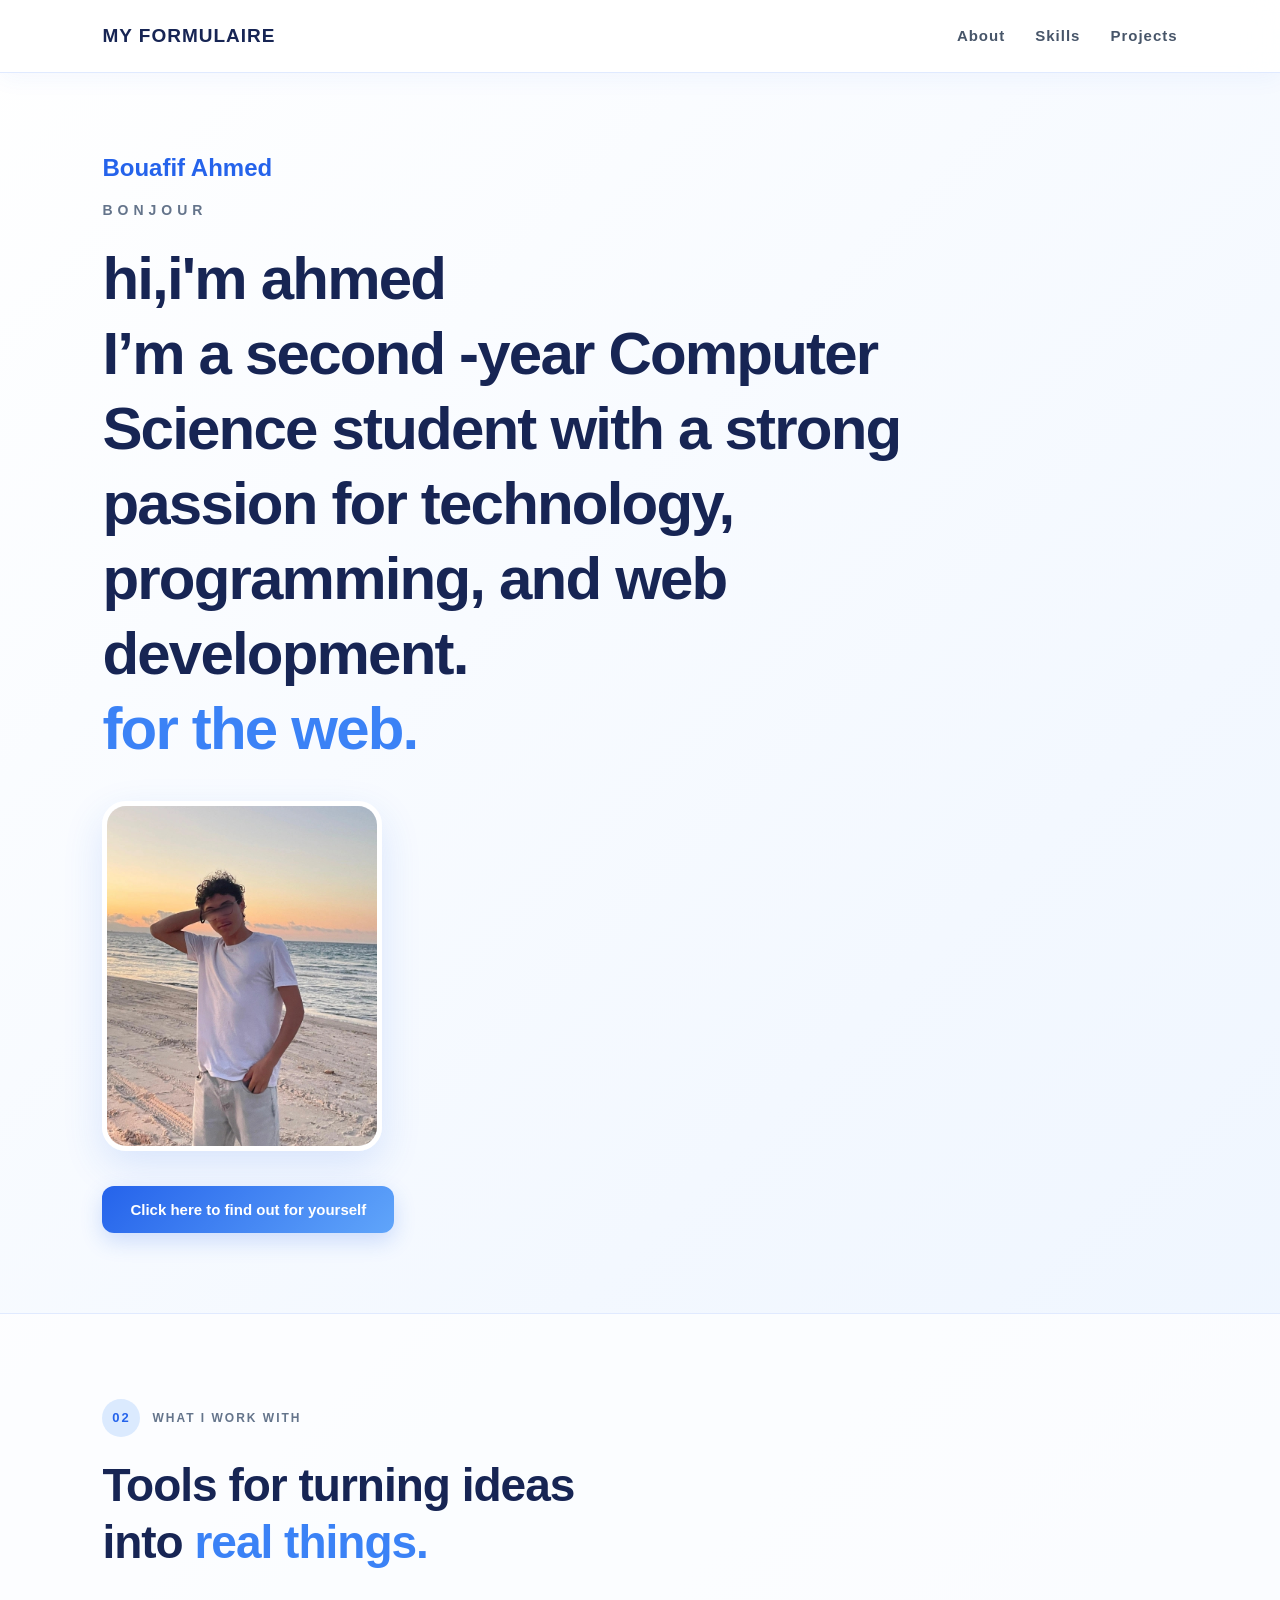
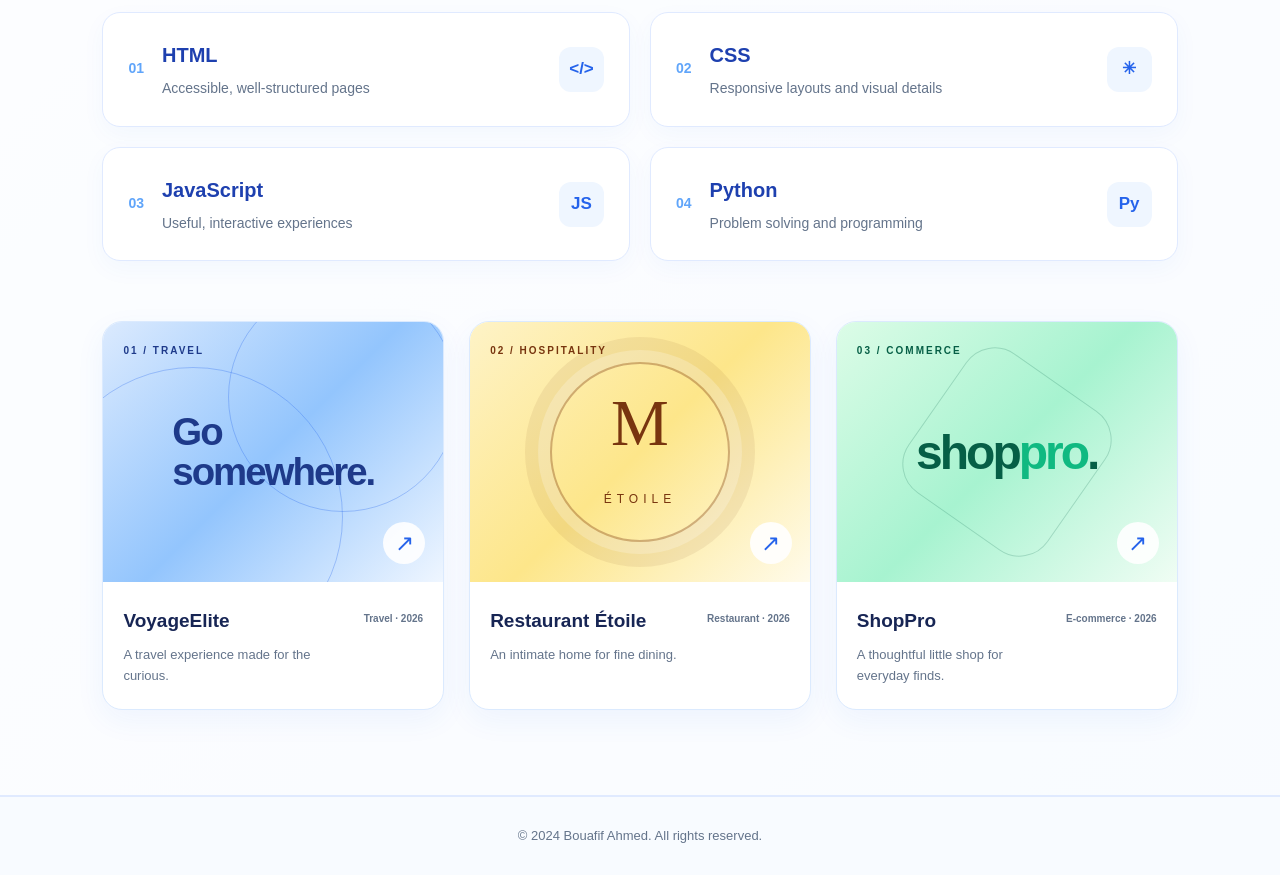
<file: index.html>
<!DOCTYPE html>
<html lang="en">

<head>
   
    <link rel="stylesheet" href="style.css">
    <meta charset="UTF-8">
    <meta name="viewport" content="width=device-width, initial-scale=1.0">
    <title>Web Ahmed✳</title>
</head>

<body>
    <header>
        MY FORMULAIRE
        <div class="nav-links">
            <a href="#about">About</a>
            <a href="#skills">Skills</a>
            <a href="#projects">Projects</a>
        </div>

    </header>

    <h2>Bouafif Ahmed</h2>
    <h3>BONJOUR</h3>
    <h1>hi,i'm ahmed <br>I’m a second -year Computer Science student with a strong passion for technology, programming,
        and web development. <br><span>for the web.</span></h1>
    <img src="img1.jpeg" width="300" height="500" alt="Image">
    <main>
        <section class="carte">

            <a href="form.html"><button class="btn"> Click here to find out for yourself</button></a>
        </section>
    </main>
    <section class="skills section-shell" id="skills">
        <div class="section-heading">
            <div class="section-kicker"><span>02</span> What I work with</div>
            <h2>Tools for turning ideas<br>into <em>real things.</em></h2>
        </div>
        <div class="skill-list">
            <article class="skill-card"><span class="skill-number">01</span>
                <div>
                    <h3>HTML</h3>
                    <p>Accessible, well-structured pages</p>
                </div><span class="skill-symbol" aria-hidden="true">&lt;/&gt;</span>
            </article>
            <article class="skill-card"><span class="skill-number">02</span>
                <div>
                    <h3>CSS</h3>
                    <p>Responsive layouts and visual details</p>
                </div><span class="skill-symbol" aria-hidden="true">✳</span>
            </article>
            <article class="skill-card"><span class="skill-number">03</span>
                <div>
                    <h3>JavaScript</h3>
                    <p>Useful, interactive experiences</p>
                </div><span class="skill-symbol" aria-hidden="true">JS</span>
            </article>
            <article class="skill-card"><span class="skill-number">04</span>
                <div>
                    <h3>Python</h3>
                    <p>Problem solving and programming</p>
                </div><span class="skill-symbol" aria-hidden="true">Py</span>
            </article>
        </div>
          <div class="project-grid">
                <article class="project-card">
                    <a class="project-link" href="voyage.html" aria-label="View the VoyageElite travel project">
                        <div class="project-art travel-art"><span class="art-number">01 / TRAVEL</span><span class="art-orbit orbit-a"></span><span class="art-orbit orbit-b"></span><span class="art-word">Go<br>somewhere.</span><span class="art-arrow" aria-hidden="true">↗</span></div>
                        <div class="project-info"><div><h3>VoyageElite</h3><p>A travel experience made for the curious.</p></div><span class="project-year">Travel · 2026</span></div>
                    </a>
                </article>
                <article class="project-card">
                    <a class="project-link" href="restaurant.html" aria-label="View the Maison Étoile restaurant project">
                        <div class="project-art restaurant-art"><span class="art-number">02 / HOSPITALITY</span><span class="plate-ring"></span><span class="plate-center">M<br><small>ÉTOILE</small></span><span class="art-arrow" aria-hidden="true">↗</span></div>
                        <div class="project-info"><div><h3>Restaurant Étoile</h3><p>An intimate home for fine dining.</p></div><span class="project-year">Restaurant · 2026</span></div>
                    </a>
                </article>
                <article class="project-card">
                    <a class="project-link" href="e-commerce.html" aria-label="View the ShopPro e-commerce project">
                        <div class="project-art shop-art"><span class="art-number">03 / COMMERCE</span><span class="shop-shape"></span><span class="shop-word">shop<span>pro</span>.</span><span class="art-arrow" aria-hidden="true">↗</span></div>
                        <div class="project-info"><div><h3>ShopPro</h3><p>A thoughtful little shop for everyday finds.</p></div><span class="project-year">E-commerce · 2026</span></div>
                    </a>
                </article>
            </div>
    </section>
    <footer>
        <p>© 2024 Bouafif Ahmed. All rights reserved.</p>
    </footer>

</body>

</html>
</file>
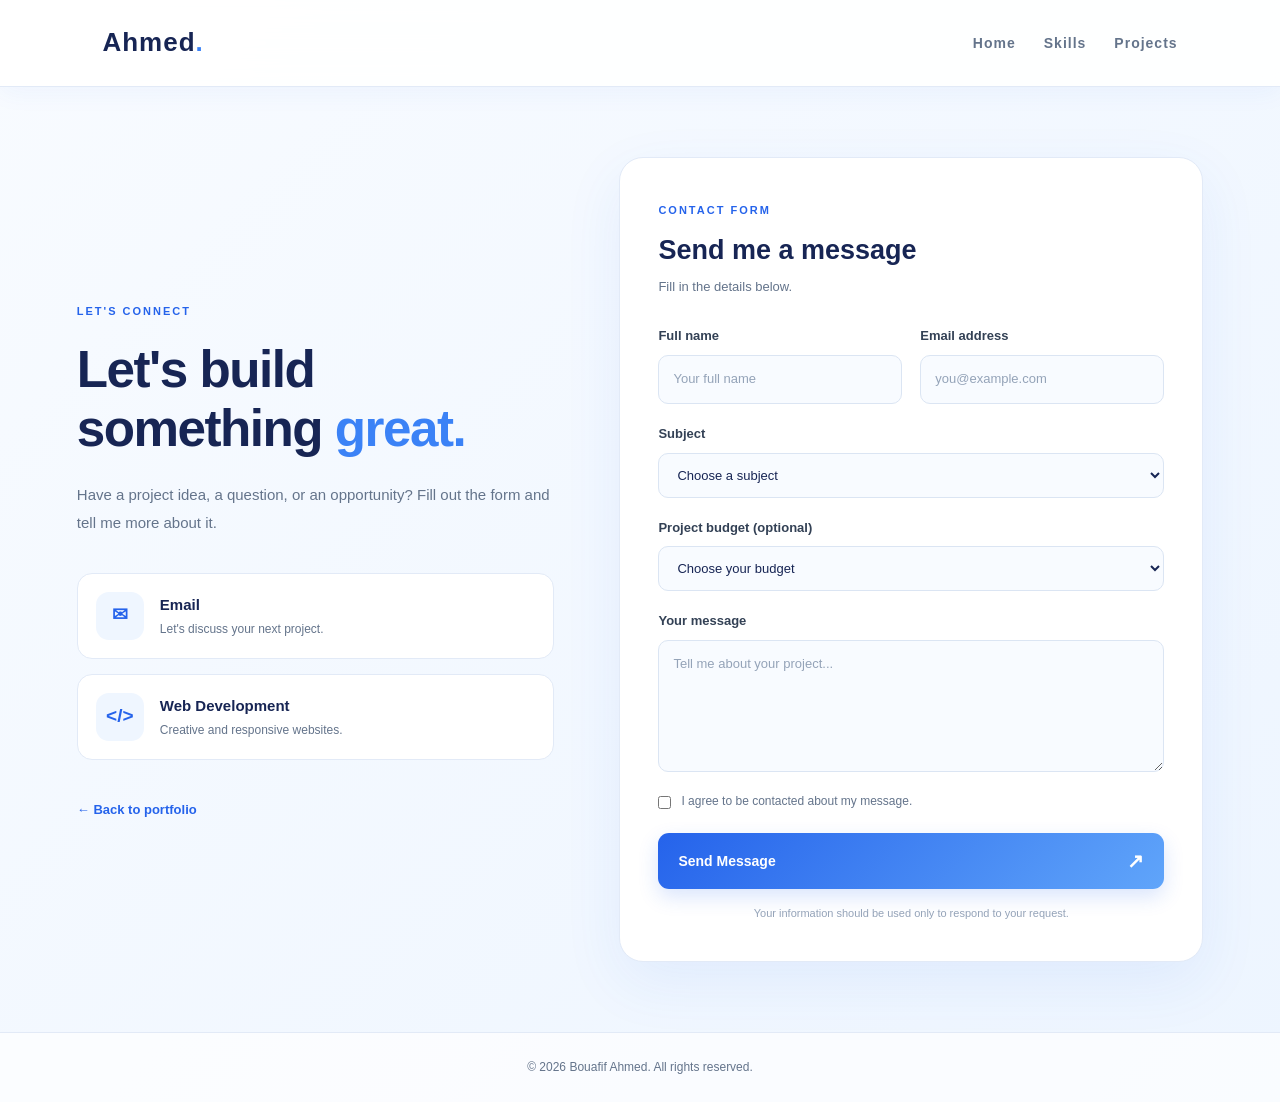
<file: form.html>
<!DOCTYPE html>
<html lang="en">
<head>
    <meta charset="UTF-8">
    <meta name="viewport" content="width=device-width, initial-scale=1.0">
    <title>Contact Form | Ahmed</title>
    <link rel="stylesheet" href="style.css">

    <style>
    * {
    margin: 0;
    padding: 0;
    box-sizing: border-box;
}

html {
    scroll-behavior: smooth;
}

body {
    font-family: "Segoe UI", Roboto, Arial, sans-serif;
    background: linear-gradient(135deg, #f8fbff, #edf5ff);
    color: #172554;
    min-height: 100vh;
    line-height: 1.6;
}

/* NAVBAR */
.navbar {
    display: flex;
    justify-content: space-between;
    align-items: center;
    padding: 22px 8%;
    background: rgba(255, 255, 255, 0.9);
    border-bottom: 1px solid #e2eaf7;
}

.logo {
    font-size: 26px;
    font-weight: 800;
    color: #172554;
    text-decoration: none;
}

.logo span {
    color: #3b82f6;
}

.navbar nav {
    display: flex;
    gap: 28px;
}

.navbar nav a {
    text-decoration: none;
    color: #64748b;
    font-size: 14px;
    font-weight: 600;
    transition: color 0.3s;
}

.navbar nav a:hover {
    color: #2563eb;
}

/* MAIN LAYOUT */
.contact-container {
    width: min(1150px, 88%);
    margin: 70px auto;
    display: grid;
    grid-template-columns: 0.9fr 1.1fr;
    gap: 65px;
    align-items: center;
}

/* LEFT SIDE */
.contact-info {
    padding: 20px 0;
}

.tag {
    display: inline-block;
    color: #2563eb;
    font-size: 11px;
    font-weight: 800;
    letter-spacing: 2px;
    margin-bottom: 20px;
}

.contact-info h1 {
    font-size: clamp(38px, 4vw, 55px);
    line-height: 1.15;
    letter-spacing: -1.5px;
    margin-bottom: 22px;
}

.contact-info h1 span {
    color: #3b82f6;
}

.contact-info > p {
    color: #64748b;
    font-size: 15px;
    line-height: 1.9;
    margin-bottom: 35px;
}

.info-card {
    display: flex;
    align-items: center;
    gap: 16px;
    padding: 18px;
    margin-bottom: 15px;
    background: #ffffff;
    border: 1px solid #e2eaf7;
    border-radius: 15px;
    transition: transform 0.3s, box-shadow 0.3s;
}

.info-card:hover {
    transform: translateX(5px);
    box-shadow: 0 10px 25px rgba(37, 99, 235, 0.08);
}

.info-icon {
    display: flex;
    align-items: center;
    justify-content: center;
    flex-shrink: 0;
    width: 48px;
    height: 48px;
    border-radius: 13px;
    background: #eff6ff;
    color: #2563eb;
    font-weight: 800;
    font-size: 19px;
}

.info-card h3 {
    font-size: 15px;
    margin-bottom: 3px;
}

.info-card p {
    color: #64748b;
    font-size: 12px;
}

.back-link {
    display: inline-block;
    margin-top: 25px;
    color: #2563eb;
    font-size: 13px;
    font-weight: 700;
    text-decoration: none;
}

.back-link:hover {
    text-decoration: underline;
}

/* FORM CARD */
.form-card {
    padding: 38px;
    background: #ffffff;
    border: 1px solid #e2eaf7;
    border-radius: 24px;
    box-shadow: 0 20px 60px rgba(37, 99, 235, 0.08);
}

.form-heading {
    margin-bottom: 28px;
}

.form-heading .tag {
    margin-bottom: 10px;
}

.form-heading h2 {
    font-size: 27px;
    margin-bottom: 5px;
}

.form-heading p {
    color: #64748b;
    font-size: 13px;
}

/* INPUTS */
.form-row {
    display: grid;
    grid-template-columns: 1fr 1fr;
    gap: 18px;
}

.form-group {
    display: flex;
    flex-direction: column;
    margin-bottom: 20px;
}

.form-group label {
    margin-bottom: 8px;
    font-size: 13px;
    font-weight: 700;
    color: #334155;
}

.form-group input,
.form-group select,
.form-group textarea {
    width: 100%;
    padding: 13px 14px;
    border: 1px solid #dbe5f3;
    border-radius: 10px;
    background: #f8fbff;
    color: #172554;
    font: inherit;
    font-size: 13px;
    outline: none;
    transition: border-color 0.25s, box-shadow 0.25s;
}

.form-group input::placeholder,
.form-group textarea::placeholder {
    color: #94a3b8;
}

.form-group input:focus,
.form-group select:focus,
.form-group textarea:focus {
    border-color: #60a5fa;
    box-shadow: 0 0 0 4px rgba(59, 130, 246, 0.1);
    background: #ffffff;
}

.form-group textarea {
    resize: vertical;
    min-height: 130px;
}

/* CHECKBOX */
.checkbox-label {
    display: flex;
    align-items: flex-start;
    gap: 10px;
    margin: 0 0 22px;
    color: #64748b;
    font-size: 12px;
    cursor: pointer;
}

.checkbox-label input {
    margin-top: 4px;
    accent-color: #2563eb;
}

/* SUBMIT BUTTON */
.submit-btn {
    display: flex;
    justify-content: space-between;
    align-items: center;
    width: 100%;
    padding: 16px 20px;
    border: none;
    border-radius: 11px;
    background: linear-gradient(135deg, #2563eb, #60a5fa);
    color: #ffffff;
    font-size: 14px;
    font-weight: 700;
    cursor: pointer;
    box-shadow: 0 8px 20px rgba(37, 99, 235, 0.17);
    transition: transform 0.25s, box-shadow 0.25s;
}

.submit-btn span {
    font-size: 20px;
}

.submit-btn:hover {
    transform: translateY(-3px);
    box-shadow: 0 13px 28px rgba(37, 99, 235, 0.25);
}

.submit-btn:active {
    transform: scale(0.99);
}

.form-note {
    margin-top: 16px;
    color: #94a3b8;
    font-size: 11px;
    text-align: center;
}

/* FOOTER */
footer {
    padding: 25px 8%;
    border-top: 1px solid #e2eaf7;
    background: rgba(255, 255, 255, 0.7);
    color: #64748b;
    font-size: 12px;
    text-align: center;
}

/* RESPONSIVE */
@media (max-width: 850px) {
    .contact-container {
        grid-template-columns: 1fr;
        gap: 35px;
        margin: 45px auto;
    }

    .contact-info h1 {
        max-width: 550px;
    }

    .form-card {
        padding: 30px;
    }
}

@media (max-width: 500px) {
    .navbar {
        padding: 18px 5%;
        flex-direction: column;
        gap: 15px;
    }

    .navbar nav {
        gap: 18px;
    }

    .contact-container {
        width: 90%;
        margin: 30px auto;
    }

    .contact-info h1 {
        font-size: 39px;
    }

    .form-card {
        padding: 23px 18px;
        border-radius: 18px;
    }

    .form-row {
        grid-template-columns: 1fr;
        gap: 0;
    }

    .form-heading h2 {
        font-size: 24px;
    }
}
    </style>
</head>



<body>

    <header class="navbar">
        <a href="index.html" class="logo">Ahmed<span>.</span></a>

        <nav>
            <a href="index.html">Home</a>
            <a href="index.html#skills">Skills</a>
            <a href="index.html#projects">Projects</a>
        </nav>
    </header>

    <main class="contact-container">

        <section class="contact-info">
            <span class="tag">LET'S CONNECT</span>

            <h1>Let's build something <span>great.</span></h1>

            <p>
                Have a project idea, a question, or an opportunity?
                Fill out the form and tell me more about it.
            </p>

            <div class="info-card">
                <span class="info-icon">✉</span>
                <div>
                    <h3>Email</h3>
                    <p>Let's discuss your next project.</p>
                </div>
            </div>

            <div class="info-card">
                <span class="info-icon">&lt;/&gt;</span>
                <div>
                    <h3>Web Development</h3>
                    <p>Creative and responsive websites.</p>
                </div>
            </div>

            <a href="index.html" class="back-link">← Back to portfolio</a>
        </section>

        <section class="form-card">

            <div class="form-heading">
                <span class="tag">CONTACT FORM</span>
                <h2>Send me a message</h2>
                <p>Fill in the details below.</p>
            </div>

            <form action="#" method="post">

                <div class="form-row">
                    <div class="form-group">
                        <label for="name">Full name</label>
                        <input
                            type="text"
                            id="name"
                            name="name"
                            placeholder="Your full name"
                            required>
                    </div>

                    <div class="form-group">
                        <label for="email">Email address</label>
                        <input
                            type="email"
                            id="email"
                            name="email"
                            placeholder="you@example.com"
                            required>
                    </div>
                </div>

                <div class="form-group">
                    <label for="subject">Subject</label>
                    <select id="subject" name="subject" required>
                        <option value="" disabled selected>
                            Choose a subject
                        </option>
                        <option value="website">Website project</option>
                        <option value="collaboration">Collaboration</option>
                        <option value="question">General question</option>
                        <option value="other">Other</option>
                    </select>
                </div>

                <div class="form-group">
                    <label for="budget">Project budget (optional)</label>
                    <select id="budget" name="budget">
                        <option value="">Choose your budget</option>
                        <option value="under-100">Under $100</option>
                        <option value="100-300">$100 – $300</option>
                        <option value="300-500">$300 – $500</option>
                        <option value="other">Other / Not decided</option>
                    </select>
                </div>

                <div class="form-group">
                    <label for="message">Your message</label>
                    <textarea
                        id="message"
                        name="message"
                        rows="5"
                        placeholder="Tell me about your project..."
                        required></textarea>
                </div>

                <label class="checkbox-label">
                    <input type="checkbox" name="agreement" required>
                    <span>I agree to be contacted about my message.</span>
                </label>

                <button type="submit" class="submit-btn">
                    Send Message <span>↗</span>
                </button>

                <p class="form-note">
                    Your information should be used only to respond to your request.
                </p>

            </form>
        </section>

    </main>

    <footer>
        <p>© 2026 Bouafif Ahmed. All rights reserved.</p>
    </footer>

</body>

</html>
</file>
<file: style.css>
* {
    margin: 0;
    padding: 0;
    box-sizing: border-box;
}

html {
    scroll-behavior: smooth;
    scroll-padding-top: 100px;
}

body {
    font-family: "Segoe UI", Roboto, Arial, sans-serif;
    background: linear-gradient(135deg, #ffffff, #f3f8ff, #eaf3ff);
    color: #172554;
    min-height: 100vh;
    line-height: 1.7;
    overflow-x: hidden;
    -webkit-font-smoothing: antialiased;
}

/* ========================================
   2. HEADER & NAVIGATION
======================================== */
header {
    position: sticky;
    top: 0;
    z-index: 1000;
    display: flex;
    align-items: center;
    justify-content: space-between;
    gap: 25px;
    padding: 20px 8%;
    background: rgba(255, 255, 255, 0.9);
    border-bottom: 1px solid #e0eaff;
    box-shadow: 0 5px 25px rgba(37, 99, 235, 0.05);
    backdrop-filter: blur(16px);
    font-size: 19px;
    font-weight: 800;
    letter-spacing: 1px;
}

.nav-links {
    display: flex;
    align-items: center;
    gap: 30px;
}

.nav-links a {
    position: relative;
    color: #475569;
    text-decoration: none;
    font-size: 15px;
    font-weight: 600;
    transition: color 0.3s ease;
}

.nav-links a::after {
    content: "";
    position: absolute;
    bottom: -6px;
    left: 0;
    width: 0;
    height: 2px;
    background: #3b82f6;
    transition: width 0.3s ease;
}

.nav-links a:hover {
    color: #2563eb;
}

.nav-links a:hover::after {
    width: 100%;
}

/* ========================================
   3. INTRODUCTION
======================================== */
body > h2 {
    margin: 75px 8% 8px;
    color: #2563eb;
    font-size: 24px;
    font-weight: 700;
}

body > h3 {
    margin: 10px 8%;
    color: #64748b;
    font-size: 14px;
    letter-spacing: 5px;
    font-weight: 700;
}

body > h1 {
    max-width: 950px;
    margin: 18px 8% 35px;
    color: #172554;
    font-size: clamp(32px, 5vw, 60px);
    line-height: 1.25;
    font-weight: 800;
    letter-spacing: -1.8px;
}

body > h1 span {
    color: #3b82f6;
}

/* ========================================
   4. PROFILE IMAGE
======================================== */
body > img {
    display: block;
    width: 280px;
    height: 350px;
    object-fit: cover;
    margin: 30px 8%;
    border: 5px solid #ffffff;
    border-radius: 24px;
    box-shadow: 0 15px 40px rgba(37, 99, 235, 0.14);
    transition: transform 0.4s ease,
                box-shadow 0.4s ease;
}

body > img:hover {
    transform: translateY(-6px) scale(1.01);
    box-shadow: 0 22px 50px rgba(37, 99, 235, 0.2);
}

/* ========================================
   5. MAIN BUTTON
======================================== */
main {
    margin: 35px 8% 80px;
}

.carte {
    display: flex;
    align-items: center;
}

.carte a {
    text-decoration: none;
}

.btn {
    display: inline-block;
    padding: 15px 28px;
    border: none;
    border-radius: 12px;
    background: linear-gradient(135deg, #2563eb, #60a5fa);
    color: #ffffff;
    font-size: 15px;
    font-weight: 700;
    cursor: pointer;
    box-shadow: 0 8px 22px rgba(37, 99, 235, 0.2);
    transition: transform 0.3s ease,
                box-shadow 0.3s ease;
}

.btn:hover {
    transform: translateY(-4px);
    box-shadow: 0 14px 30px rgba(37, 99, 235, 0.3);
}

/* ========================================
   6. SKILLS SECTION
======================================== */
.skills {
    padding: 85px 8%;
    background: rgba(255, 255, 255, 0.72);
    border-top: 1px solid #e0eaff;
    border-bottom: 1px solid #e0eaff;
}

.section-heading {
    margin-bottom: 40px;
}

.section-kicker {
    display: flex;
    align-items: center;
    gap: 12px;
    margin-bottom: 20px;
    color: #64748b;
    font-size: 12px;
    font-weight: 800;
    letter-spacing: 2px;
    text-transform: uppercase;
}

.section-kicker span {
    display: flex;
    justify-content: center;
    align-items: center;
    width: 38px;
    height: 38px;
    border-radius: 50%;
    background: #dbeafe;
    color: #2563eb;
    font-size: 13px;
}

.section-heading h2 {
    color: #172554;
    font-size: clamp(30px, 4vw, 46px);
    line-height: 1.25;
    letter-spacing: -1px;
    font-weight: 800;
}

.section-heading h2 em {
    color: #3b82f6;
    font-style: normal;
}

/* ========================================
   7. SKILL CARDS
======================================== */
.skill-list {
    display: grid;
    grid-template-columns: repeat(2, minmax(0, 1fr));
    gap: 20px;
}

.skill-card {
    display: flex;
    align-items: center;
    gap: 18px;
    padding: 25px;
    background: #ffffff;
    border: 1px solid #e0eaff;
    border-radius: 18px;
    box-shadow: 0 8px 25px rgba(37, 99, 235, 0.04);
    transition: transform 0.3s ease,
                box-shadow 0.3s ease,
                border-color 0.3s ease;
}

.skill-card:hover {
    transform: translateY(-6px);
    border-color: #93c5fd;
    box-shadow: 0 16px 35px rgba(37, 99, 235, 0.1);
}

.skill-number {
    color: #60a5fa;
    font-size: 14px;
    font-weight: 800;
}

.skill-card h3 {
    margin-bottom: 5px;
    color: #1e40af;
    font-size: 20px;
}

.skill-card p {
    color: #64748b;
    font-size: 14px;
}

.skill-symbol {
    display: flex;
    align-items: center;
    justify-content: center;
    flex-shrink: 0;
    width: 45px;
    height: 45px;
    margin-left: auto;
    border-radius: 12px;
    background: #eff6ff;
    color: #2563eb;
    font-size: 17px;
    font-weight: 800;
}

/* ========================================
   8. PROJECT GRID
======================================== */
.project-grid {
    display: grid;
    grid-template-columns: repeat(3, minmax(0, 1fr));
    gap: 25px;
    margin-top: 60px;
}

.project-card {
    min-width: 0;
    overflow: hidden;
    background: #ffffff;
    border: 1px solid #dbeafe;
    border-radius: 20px;
    box-shadow: 0 10px 30px rgba(37, 99, 235, 0.06);
    transition: transform 0.35s ease,
                box-shadow 0.35s ease,
                border-color 0.35s ease;
}

.project-card:hover {
    transform: translateY(-8px);
    border-color: #93c5fd;
    box-shadow: 0 22px 45px rgba(37, 99, 235, 0.13);
}

.project-link {
    display: block;
    height: 100%;
    color: inherit;
    text-decoration: none;
}

.project-art {
    position: relative;
    isolation: isolate;
    display: flex;
    align-items: center;
    justify-content: center;
    height: 260px;
    overflow: hidden;
}

.art-number {
    position: absolute;
    top: 20px;
    left: 20px;
    z-index: 3;
    font-size: 10px;
    font-weight: 800;
    letter-spacing: 2px;
}

.art-arrow {
    position: absolute;
    right: 18px;
    bottom: 18px;
    z-index: 4;
    display: flex;
    align-items: center;
    justify-content: center;
    width: 42px;
    height: 42px;
    border-radius: 50%;
    background: rgba(255, 255, 255, 0.9);
    color: #2563eb;
    font-size: 23px;
    transition: transform 0.3s ease;
}

.project-card:hover .art-arrow {
    transform: rotate(45deg);
}

/* VOYAGE ELITE */

.travel-art {
    background: linear-gradient(135deg, #dbeafe, #93c5fd, #eff6ff);
    color: #1e3a8a;
}

.art-word {
    z-index: 2;
    font-size: clamp(28px, 3vw, 42px);
    font-weight: 900;
    line-height: 1.05;
    letter-spacing: -2px;
}

.art-orbit {
    position: absolute;
    width: 230px;
    height: 230px;
    border: 1px solid rgba(37, 99, 235, 0.3);
    border-radius: 50%;
    transition: transform 0.6s ease;
}

.orbit-a {
    transform: translate(70px, -55px);
}

.orbit-b {
    width: 300px;
    height: 300px;
    transform: translate(-80px, 65px);
}

.project-card:hover .orbit-a {
    transform: translate(45px, -35px) rotate(20deg);
}

.project-card:hover .orbit-b {
    transform: translate(-55px, 45px) rotate(-15deg);
}

/* MAISON ETOILE */

.restaurant-art {
    background: linear-gradient(135deg, #fef3c7, #fde68a, #fffbeb);
    color: #78350f;
}

.plate-ring {
    position: absolute;
    width: 180px;
    height: 180px;
    border: 2px solid rgba(120, 53, 15, 0.35);
    border-radius: 50%;
    box-shadow: 0 0 0 12px rgba(255, 255, 255, 0.22),
                0 0 0 25px rgba(120, 53, 15, 0.08);
    transition: transform 0.5s ease;
}

.plate-center {
    z-index: 2;
    text-align: center;
    font-family: Georgia, serif;
    font-size: 65px;
    line-height: 0.9;
}

.plate-center small {
    font-family: Arial, sans-serif;
    font-size: 12px;
    letter-spacing: 5px;
}

.project-card:hover .plate-ring {
    transform: rotate(35deg) scale(1.05);
}

/* SHOP PRO */

.shop-art {
    background: linear-gradient(135deg, #dcfce7, #a7f3d0, #f0fdf4);
    color: #065f46;
}

.shop-word {
    z-index: 2;
    font-size: 48px;
    font-weight: 900;
    letter-spacing: -3px;
}

.shop-word span {
    color: #10b981;
}

.shop-shape {
    position: absolute;
    width: 170px;
    height: 170px;
    border: 1px solid rgba(6, 95, 70, 0.2);
    border-radius: 35px;
    transform: rotate(35deg);
    transition: transform 0.5s ease;
}

.project-card:hover .shop-shape {
    transform: rotate(55deg) scale(1.1);
}

/* PROJECT DETAILS */

.project-info {
    display: flex;
    align-items: flex-start;
    justify-content: space-between;
    gap: 12px;
    padding: 23px 20px;
}

.project-info h3 {
    margin-bottom: 7px;
    color: #172554;
    font-size: 19px;
}

.project-info p {
    color: #64748b;
    font-size: 13px;
    line-height: 1.6;
}

.project-year {
    padding-top: 5px;
    color: #64748b;
    font-size: 10px;
    font-weight: 700;
    white-space: nowrap;
}

/* ========================================
   9. FOOTER
======================================== */
footer {
    padding: 28px 8%;
    background: #f8fbff;
    border-top: 1px solid #e0eaff;
    color: #64748b;
    text-align: center;
    font-size: 13px;
}

/* ========================================
   10. TABLET
======================================== */
@media (max-width: 1000px) {
    .project-grid {
        grid-template-columns: repeat(2, minmax(0, 1fr));
    }

    header {
        padding-left: 5%;
        padding-right: 5%;
    }
}

/* ========================================
   11. MOBILE
======================================== */
@media (max-width: 650px) {
    header {
        flex-direction: column;
        gap: 15px;
        padding: 18px 5%;
        font-size: 17px;
    }

    .nav-links {
        flex-wrap: wrap;
        justify-content: center;
        gap: 22px;
    }

    body > h2 {
        margin: 45px 5% 8px;
    }

    body > h3 {
        margin: 10px 5%;
    }

    body > h1 {
        margin: 18px 5% 30px;
        font-size: clamp(30px, 8vw, 44px);
        letter-spacing: -0.7px;
    }

    body > img {
        width: min(280px, 90%);
        height: 350px;
        margin: 25px auto;
    }

    main {
        margin: 30px 5% 60px;
    }

    .skills {
        padding: 55px 5%;
    }

    .skill-list,
    .project-grid {
        grid-template-columns: 1fr;
    }

    .skill-card {
        padding: 20px;
    }

    .project-grid {
        gap: 22px;
        margin-top: 35px;
    }

    .project-art {
        height: 240px;
    }

    .project-info {
        padding: 20px 16px;
    }
}

/* ========================================
   12. ACCESSIBILITY
======================================== */
a:focus-visible,
button:focus-visible {
    outline: 3px solid #60a5fa;
    outline-offset: 4px;
}

@media (prefers-reduced-motion: reduce) {
    html {
        scroll-behavior: auto;
    }

    *,
    *::before,
    *::after {
        animation-duration: 0.01ms !important;
        transition-duration: 0.01ms !important;
    }
}
</file>
